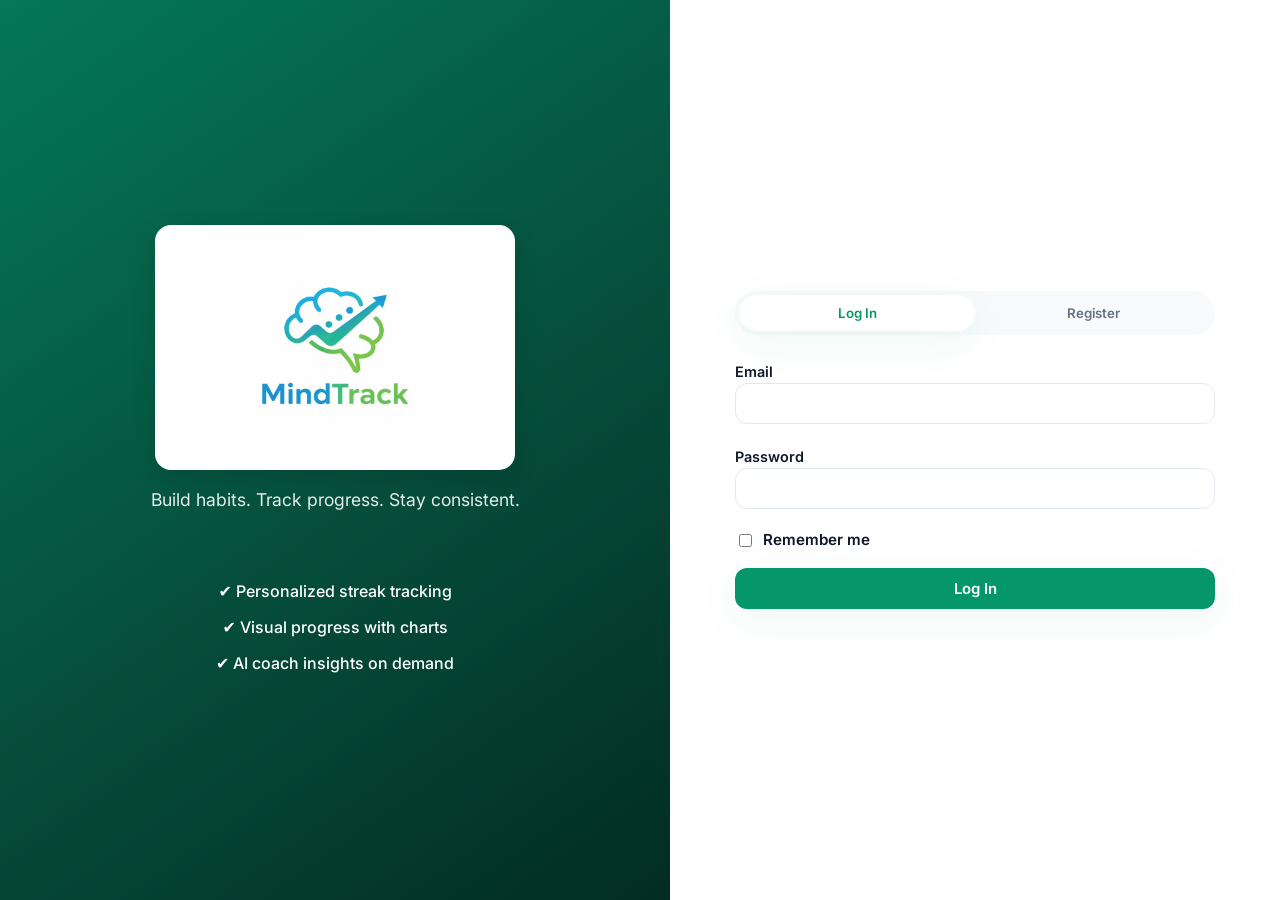
<file: index.html>
<!DOCTYPE html>
<html lang="en">
  <head>
    <meta charset="UTF-8" />
    <meta name="viewport" content="width=device-width, initial-scale=1.0" />
    <!--
      Pages + hosted API: set Actions secret or variable MINDTRACK_API_BASE, or add mindtrack-api.json
      (see mindtrack-api.json.example), or set mindtrack-api-base / MINDTRACK_DEFAULT_API below. API needs
      CORS_ORIGINS=https://youruser.github.io and FLASK_ENV=production.
    -->
    <meta name="mindtrack-base-path" content="" />
    <meta name="mindtrack-api-base" content="" />
    <meta name="mindtrack-dev-api-port" content="" />
    <title>MindTrack — Login</title>
    <script>
      window.MINDTRACK_DEFAULT_API = "";
    </script>
    <script>
      (function () {
        function mindtrackStaticAppRootFromPathname() {
          var parts = location.pathname.split("/").filter(Boolean);
          var last = parts.length ? parts[parts.length - 1] : "";
          if (last === "login" || /\.html?$/i.test(last)) {
            parts.pop();
          }
          if (!parts.length) {
            return "/";
          }
          return "/" + parts.join("/") + "/";
        }
        var meta = document.querySelector('meta[name="mindtrack-base-path"]');
        var explicit = meta && meta.getAttribute("content") && String(meta.getAttribute("content")).trim() !== "";
        if (explicit) {
          window.MINDTRACK_BASE = String(meta.getAttribute("content")).trim().replace(/\/?$/, "/");
        } else {
          window.MINDTRACK_BASE = mindtrackStaticAppRootFromPathname();
        }
        var onGithubPages =
          /\.github\.io$/.test(location.hostname || "") || location.hostname === "github.io";
        if (explicit || onGithubPages) {
          var baseEl = document.createElement("base");
          baseEl.href = window.MINDTRACK_BASE;
          var charsetMeta = document.head.querySelector("meta[charset]");
          if (charsetMeta && charsetMeta.insertAdjacentElement) {
            charsetMeta.insertAdjacentElement("afterend", baseEl);
          } else {
            document.head.insertBefore(baseEl, document.head.firstChild);
          }
        }
      })();
    </script>
    <link rel="icon" type="image/svg+xml" href="frontend/static/favicon.svg" />
    <link rel="stylesheet" href="frontend/static/css/login.css" />
  </head>
  <body>
    <div class="auth-shell">
      <div class="brand-panel">
        <div>
          <div class="brand-logo-wrap">
            <img src="frontend/static/images/mindtrack-logo.png" alt="MindTrack" class="brand-logo" width="320" />
          </div>
          <p class="tagline">Build habits. Track progress. Stay consistent.</p>
        </div>
        <ul class="feature-list">
          <li>✔ Personalized streak tracking</li>
          <li>✔ Visual progress with charts</li>
          <li>✔ AI coach insights on demand</li>
        </ul>
      </div>
      <div class="form-panel">
        <div class="auth-card">
          <div class="tabs">
            <button type="button" class="tab-button active" id="tab-login">Log In</button>
            <button type="button" class="tab-button" id="tab-register">Register</button>
          </div>
          <div class="tab-panel active" id="panel-login">
            <form id="login-form" class="form-grid">
              <div>
                <label for="login-email">Email</label>
                <input type="email" id="login-email" autocomplete="email" />
                <div class="field-error" id="login-email-error"></div>
              </div>
              <div>
                <label for="login-password">Password</label>
                <input type="password" id="login-password" autocomplete="current-password" />
                <div class="field-error" id="login-password-error"></div>
              </div>
              <label class="checkbox-row">
                <input type="checkbox" id="remember-me" />
                Remember me
              </label>
              <button type="submit" class="btn-primary">Log In</button>
            </form>
          </div>
          <div class="tab-panel" id="panel-register">
            <form id="register-form" class="form-grid">
              <div>
                <label for="register-name">Full Name</label>
                <input type="text" id="register-name" autocomplete="name" />
                <div class="field-error" id="reg-name-error"></div>
              </div>
              <div>
                <label for="register-email">Email</label>
                <input type="email" id="register-email" autocomplete="email" />
                <div class="field-error" id="reg-email-error"></div>
              </div>
              <div>
                <label for="register-password">Password</label>
                <input type="password" id="register-password" autocomplete="new-password" />
                <div class="field-error" id="reg-pass-error"></div>
              </div>
              <div>
                <label for="register-confirm">Confirm Password</label>
                <input type="password" id="register-confirm" autocomplete="new-password" />
                <div class="field-error" id="reg-confirm-error"></div>
              </div>
              <button type="submit" class="btn-primary">Create Account</button>
            </form>
          </div>
        </div>
        <p id="github-pages-api-setup-hint" class="pages-api-hint" hidden></p>
      </div>
    </div>
<script>
  (function () {
    try {
      var h = typeof location !== "undefined" ? location.hostname || "" : "";
      if (!/\.github\.io$/.test(h) && h !== "github.io") return;
      var loc = typeof location !== "undefined" ? location.href : "";
      if (!loc) return;
      var req = new XMLHttpRequest();
      req.open("GET", new URL("mindtrack-api.json", loc).href, false);
      req.send(null);
      if (req.status < 200 || req.status >= 300 || !req.responseText) return;
      var j = JSON.parse(req.responseText);
      var b = j && typeof j.apiBase === "string" ? j.apiBase.trim() : "";
      if (/^https?:\/\//i.test(b)) {
        window.MINDTRACK_API_BASE = b.replace(/\/+$/, "");
      }
    } catch (e) {}
  })();
</script>
<script src="frontend/static/js/api.js"></script>
    <script src="frontend/static/js/auth.js"></script>
  </body>
</html>
</file>
<file: frontend/static/css/login.css>
/* static/css/login.css */
@import url("global.css");

body {
  min-height: 100vh;
}

.auth-shell {
  display: grid;
  grid-template-columns: minmax(0, 1.1fr) minmax(0, 1fr);
  min-height: 100vh;
}

.brand-panel {
  background: linear-gradient(145deg, #047857 0%, #064e3b 55%, #022c22 100%);
  color: #fff;
  padding: 3rem;
  display: flex;
  flex-direction: column;
  justify-content: center;
  gap: 1.5rem;
}

.brand-panel > div:first-of-type {
  display: flex;
  flex-direction: column;
  align-items: center;
  text-align: center;
}

.brand-logo-wrap {
  background: #ffffff;
  border-radius: 16px;
  padding: 1rem 1.25rem;
  display: block;
  box-shadow: 0 8px 24px rgba(0, 0, 0, 0.12);
}

.brand-logo {
  display: block;
  max-width: min(320px, 88vw);
  width: 100%;
  height: auto;
}

.brand-panel h1 {
  font-size: clamp(2.5rem, 4vw, 3.5rem);
  margin: 0;
}

.brand-panel p.tagline {
  font-size: 1.1rem;
  opacity: 0.9;
  max-width: 28rem;
}

.feature-list {
  list-style: none;
  padding: 0;
  margin: 1.5rem 0 0;
  display: grid;
  gap: 0.75rem;
  text-align: center;
  justify-items: center;
}

.feature-list li {
  display: flex;
  align-items: center;
  gap: 0.5rem;
  font-weight: 500;
}

.form-panel {
  padding: 2.5rem;
  display: flex;
  align-items: center;
  justify-content: center;
}

.auth-card {
  width: min(480px, 100%);
}

.tabs {
  display: flex;
  border-radius: 999px;
  background: var(--color-surface);
  padding: 0.25rem;
  margin-bottom: 1.5rem;
}

.tab-button {
  flex: 1;
  border: none;
  background: transparent;
  padding: 0.65rem 0.5rem;
  border-radius: 999px;
  cursor: pointer;
  font-weight: 600;
  color: var(--color-muted);
  transition: background var(--transition-med), color var(--transition-med),
    transform var(--transition-fast);
}

.tab-button.active {
  background: #fff;
  color: var(--color-primary);
  box-shadow: var(--shadow-soft);
}

.tab-panel {
  display: none;
}

.tab-panel.active {
  display: block;
  animation: fadein 0.25s ease;
}

@keyframes fadein {
  from {
    opacity: 0;
    transform: translateY(6px);
  }
  to {
    opacity: 1;
    transform: translateY(0);
  }
}

.pages-api-hint {
  margin-top: 1rem;
  padding: 0.85rem 1rem;
  font-size: 0.85rem;
  line-height: 1.45;
  color: var(--color-muted);
  background: var(--color-primary-soft);
  border: 1px solid color-mix(in srgb, var(--color-primary) 28%, var(--color-border));
  border-radius: var(--radius-md);
  max-width: 28rem;
}

.form-grid {
  display: grid;
  gap: 1rem;
}

label {
  font-weight: 600;
  font-size: 0.9rem;
}

input[type="email"],
input[type="password"],
input[type="text"] {
  width: 100%;
  padding: 0.75rem 0.85rem;
  border-radius: var(--radius-md);
  border: 1px solid var(--color-border);
  transition: border-color var(--transition-fast), box-shadow var(--transition-fast);
}

input:focus {
  outline: none;
  border-color: var(--color-primary);
  box-shadow: 0 0 0 3px color-mix(in srgb, var(--color-primary) 22%, transparent);
}

.checkbox-row {
  display: flex;
  align-items: center;
  gap: 0.5rem;
  font-size: 0.95rem;
}

@media (max-width: 900px) {
  .auth-shell {
    grid-template-columns: 1fr;
  }

  .brand-panel {
    padding: 2rem;
  }
}
</file>
